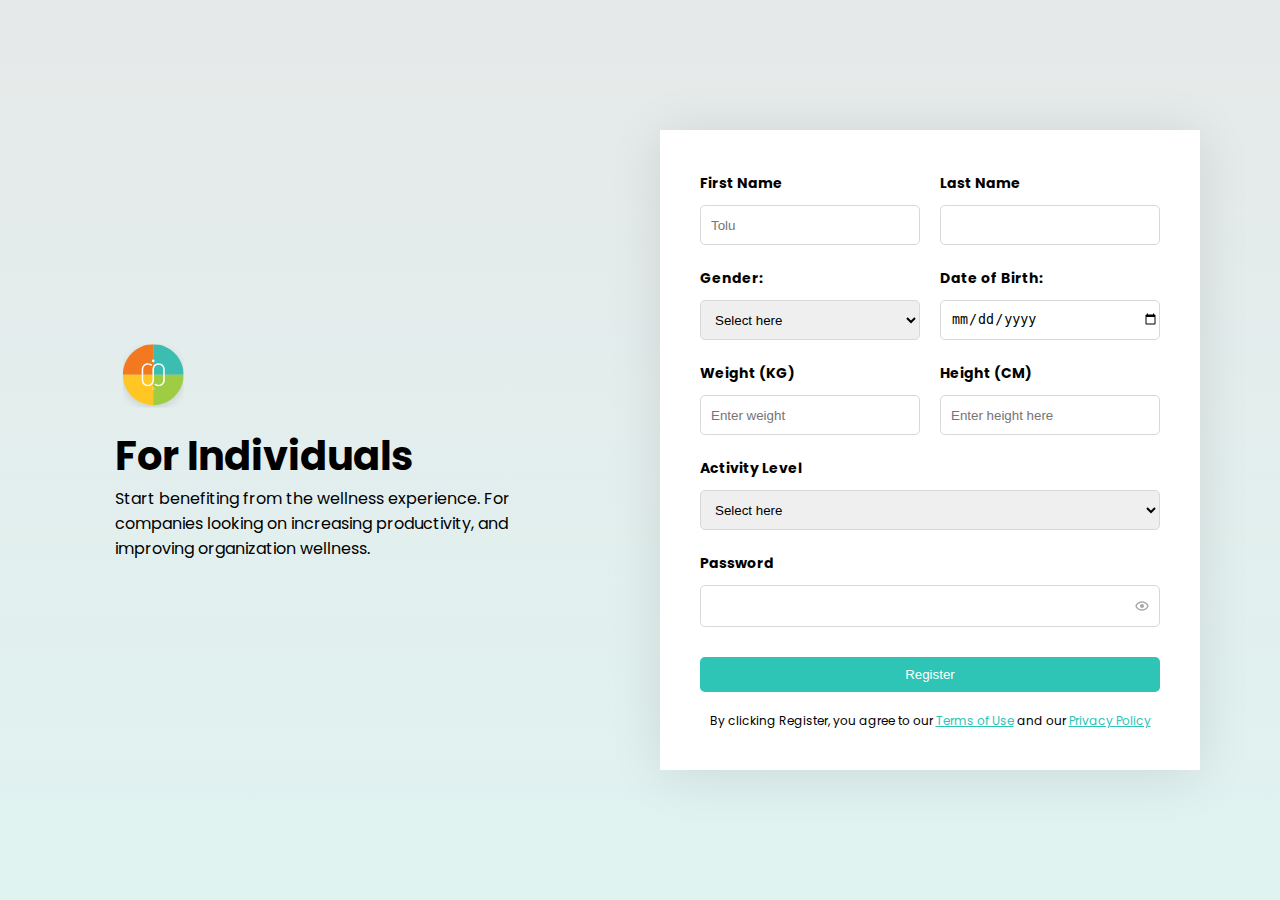
<file: index.html>
<!DOCTYPE html>
<html>
  <head>
    <meta charset="UTF-8" />
    <meta name="viewport" content="width=device-width, initial-scale=1.0" />
    <title>Assinment 2</title>
    <link rel="stylesheet" href="index.css" />
  </head>
  <body>
    <section class="container">
      <div class="img-holder">
        <img src="Logo.svg" alt="Logo" class="Logo" />
        <h2>For Individuals</h2>
        <p class="p1">
          Start benefiting from the wellness experience. For companies looking
          on increasing productivity, and improving organization wellness.
        </p>
        <p class="p2">
          Inspiring wholesome harmony for the mind, body and spirit, for
          everyone, everywhere.
        </p>
      </div>
    </section>

    <section class="section-two">
      <form class="custom-form">
        <div class="content-row">
          <div class="input-box">
            <label for="first name">First Name</label>
            <input type="text" placeholder="Tolu" name="name" required />
          </div>
          <div class="input-box">
            <label for="last name">Last Name</label>
            <input type="text" name="name" required />
          </div>
        </div>

        <div class="content-row">
          <div class="input-box">
            <label for="gender">Gender:</label>
            <select id="selectId" name="gender" required>
              <option>Select here</option>
              <option value="male">Male</option>
              <option value="female">Female</option>
              <option value="other">Other</option>
            </select>
          </div>
          <div class="input-box">
            <label for="date_of_birth">Date of Birth:</label>
            <input
              type="date"
              id="date_of_birth"
              name="date_of_birth"
              required
            />
          </div>
        </div>

        <div class="content-row">
          <div class="input-box">
            <label for="weight">Weight (KG)</label>
            <input type="text" placeholder="Enter weight" required />
          </div>
          <div class="input-box">
            <label for="height">Height (CM)</label>
            <input type="text" placeholder="Enter height here" required />
          </div>
        </div>

        <div class="input-box">
          <label for="activity-level">Activity Level</label>
          <select id="activity-level">
            <option>Select here</option>
          </select>
        </div>

        <div class="input-box">
          <label for="password">Password</label>
          <div class="password-box">
            <input
              type="password"
              name="password"
              id="password-input"
              required
            />
            <img src="show.svg" alt="" />
          </div>
        </div>

        <div class="button-container">
          <button type="submit">Register</button>
        </div>
        <div class="alert">
          <p>
            By clicking Register, you agree to our
            <a href="#" class="term-link">Terms of Use</a> and our
            <a href="#" class="term-link">Privacy Policy</a>
          </p>
        </div>
      </form>
    </section>
  </body>
</html>
</file>
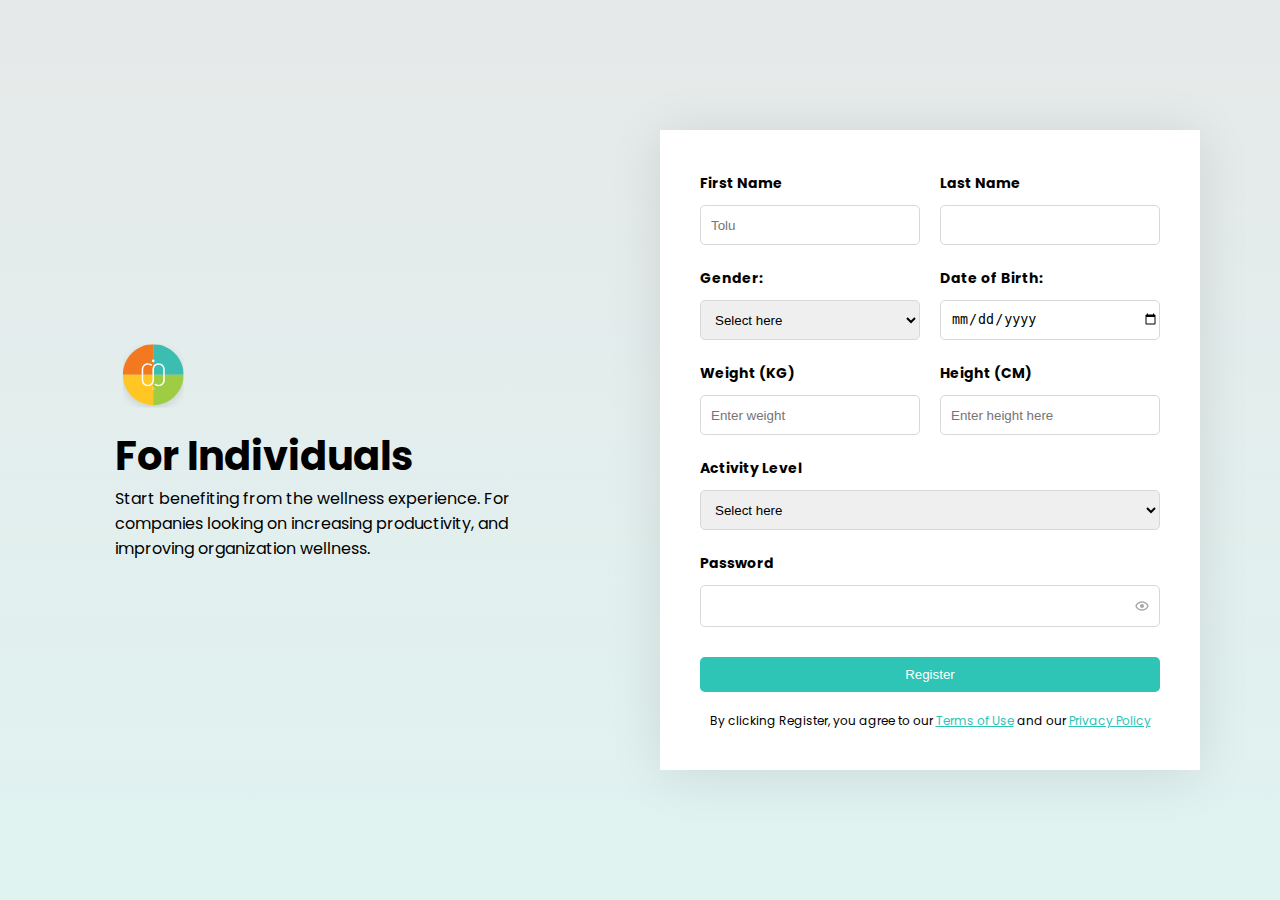
<file: Figma.html>
<!DOCTYPE html>
<html>
  <head>
    <meta charset="UTF-8" />
    <meta name="viewport" content="width=device-width, initial-scale=1.0" />
    <title>Assinment 2</title>
    <link rel="stylesheet" href="figma.css" />
  </head>
  <body>
    <section class="container">
      <div class="img-holder">
        <img src="Logo.svg" alt="Logo" class="Logo" />
        <h2>For Individuals</h2>
        <p class="p1">
          Start benefiting from the wellness experience. For companies looking
          on increasing productivity, and improving organization wellness.
        </p>
        <p class="p2">
          Inspiring wholesome harmony for the mind, body and spirit, for
          everyone, everywhere.
        </p>
      </div>
    </section>

    <section class="section-two">
      <form class="custom-form">
        <div class="content-row">
          <div class="input-box">
            <label for="first name">First Name</label>
            <input type="text" placeholder="Tolu" name="name" required />
          </div>
          <div class="input-box">
            <label for="last name">Last Name</label>
            <input type="text" name="name" required />
          </div>
        </div>

        <div class="content-row">
          <div class="input-box">
            <label for="gender">Gender:</label>
            <select id="selectId" name="gender" required>
              <option>Select here</option>
              <option value="male">Male</option>
              <option value="female">Female</option>
              <option value="other">Other</option>
            </select>
          </div>
          <div class="input-box">
            <label for="date_of_birth">Date of Birth:</label>
            <input
              type="date"
              id="date_of_birth"
              name="date_of_birth"
              required
            />
          </div>
        </div>

        <div class="content-row">
          <div class="input-box">
            <label for="weight">Weight (KG)</label>
            <input type="text" placeholder="Enter weight" required />
          </div>
          <div class="input-box">
            <label for="height">Height (CM)</label>
            <input type="text" placeholder="Enter height here" required />
          </div>
        </div>

        <div class="input-box">
          <label for="activity-level">Activity Level</label>
          <select id="activity-level">
            <option>Select here</option>
          </select>
        </div>

        <div class="input-box">
          <label for="password">Password</label>
          <div class="password-box">
            <input
              type="password"
              name="password"
              id="password-input"
              required
            />
            <img src="show.svg" alt="" />
          </div>
        </div>

        <div class="button-container">
          <button type="submit">Register</button>
        </div>
        <div class="alert">
          <p>
            By clicking Register, you agree to our
            <a href="#" class="term-link">Terms of Use</a> and our
            <a href="#" class="term-link">Privacy Policy</a>
          </p>
        </div>
      </form>
    </section>
  </body>
</html>
</file>
<file: index.css>
/* Google Fonts - Poppins*/
@import url("https://fonts.googleapis.com/css2?family=Lato:wght@700;900&family=Poppins:wght@400;500;700&display=swap");

* {
  padding: 0px;
  margin: 0px;
  box-sizing: border-box;
}

body {
  font-family: Poppins;
  background-size: cover;
  display: flex;
  min-height: 100vh;
  align-items: center;
  justify-content: center;
  background: linear-gradient(0deg, #dff3f1, #e6e9e9);
}

h2 {
  font-size: 40px;
  font-weight: 700;
}

section.container {
  height: 100%;
  display: flex;
  width: 50%;
  align-items: center;
  justify-content: center;
}

.img-holder {
  width: 90%;
  max-width: 450px;
}

.img-holder .p2 {
  display: none;
}

.Logo {
  width: 77.33px;
  height: 80px;
}

.custom-form {
  width: 90%;
  max-width: 600px;
  padding: 40px;
  height: max-content;
  background-color: white;
  box-shadow: 0px 4px 50px 0px rgba(4, 8, 19, 0.1);
  display: flex;
  flex-direction: column;
  gap: 20px;
}

.content-row {
  display: flex;
  gap: 20px;
}

.input-box {
  width: 100%;
}

.input-box input,
select {
  height: 40px;
  width: 100%;
  border: 1px solid rgb(216, 216, 216);
  border-radius: 5px;
  outline: none;
  margin-top: 10px;
  padding-left: 10px;
}

.input-box label {
  font-weight: bold;
  font-size: 14px;
}

.input-box input::is(:focus, :valid) {
  box-shadow: 0px 4px 50px 0px rgba(4, 8, 19, 0.1);
}

.password-box {
  display: flex;
  gap: 10px;
  align-items: center;
  border: 1px solid rgb(216, 216, 216);
  border-radius: 5px;
  padding-right: 10px;
  margin-top: 10px;
}

#password-input {
  border: none;
  margin-top: 0px;
}

.gender-category label {
  padding: 0 20px 0 5px;
}

.gender-category label,
.gender-category input {
  cursor: printer;
}

.button-container {
  padding: 10px;
  background: rgba(46, 196, 182, 1);
  display: flex;
  align-items: center;
  justify-content: center;
  border-radius: 5px;
  margin-top: 10px;
}

button {
  background: none;
  border: none;
  color: white;
}

.alert {
  font-size: 12px;
  display: grid;
  place-content: center;
}

.term-link {
  color: rgba(46, 196, 182, 1);
}

@media screen and (max-width: 430px) {
  body {
    flex-direction: column;
    gap: 20px;
    padding: 15px;
  }

  section.container {
    display: block;
    width: 100%;
  }

  h2 {
    font-size: 30px;
  }

  .img-holder .p1 {
    display: none;
  }

  .img-holder .p2 {
    display: block;
  }

  .custom-form {
    width: auto;
    padding: 10px;
    gap: 20px;
  }

  .content-row {
    flex-direction: column;
    gap: 20px;
  }

  .alert {
    text-align: center;
  }
}
</file>
<file: figma.css>
/* Google Fonts - Poppins*/
@import url("https://fonts.googleapis.com/css2?family=Lato:wght@700;900&family=Poppins:wght@400;500;700&display=swap");

* {
  padding: 0px;
  margin: 0px;
  box-sizing: border-box;
}

body {
  font-family: Poppins;
  background-size: cover;
  display: flex;
  min-height: 100vh;
  align-items: center;
  justify-content: center;
  background: linear-gradient(0deg, #dff3f1, #e6e9e9);
}

h2 {
  font-size: 40px;
  font-weight: 700;
}

section.container {
  height: 100%;
  display: flex;
  width: 50%;
  align-items: center;
  justify-content: center;
}

.img-holder {
  width: 90%;
  max-width: 450px;
}

.img-holder .p2 {
  display: none;
}

.Logo {
  width: 77.33px;
  height: 80px;
}

.custom-form {
  width: 90%;
  max-width: 600px;
  padding: 40px;
  height: max-content;
  background-color: white;
  box-shadow: 0px 4px 50px 0px rgba(4, 8, 19, 0.1);
  display: flex;
  flex-direction: column;
  gap: 20px;
}

.content-row {
  display: flex;
  gap: 20px;
}

.input-box {
  width: 100%;
}

.input-box input,
select {
  height: 40px;
  width: 100%;
  border: 1px solid rgb(216, 216, 216);
  border-radius: 5px;
  outline: none;
  margin-top: 10px;
  padding-left: 10px;
}

.input-box label {
  font-weight: bold;
  font-size: 14px;
}

.input-box input::is(:focus, :valid) {
  box-shadow: 0px 4px 50px 0px rgba(4, 8, 19, 0.1);
}

.password-box {
  display: flex;
  gap: 10px;
  align-items: center;
  border: 1px solid rgb(216, 216, 216);
  border-radius: 5px;
  padding-right: 10px;
  margin-top: 10px;
}

#password-input {
  border: none;
  margin-top: 0px;
}

.gender-category label {
  padding: 0 20px 0 5px;
}

.gender-category label,
.gender-category input {
  cursor: printer;
}

.button-container {
  padding: 10px;
  background: rgba(46, 196, 182, 1);
  display: flex;
  align-items: center;
  justify-content: center;
  border-radius: 5px;
  margin-top: 10px;
}

button {
  background: none;
  border: none;
  color: white;
}

.alert {
  font-size: 12px;
  display: grid;
  place-content: center;
}

.term-link {
  color: rgba(46, 196, 182, 1);
}

@media screen and (max-width: 430px) {
  body {
    flex-direction: column;
    gap: 20px;
    padding: 15px;
  }

  section.container {
    display: block;
    width: 100%;
  }

  h2 {
    font-size: 30px;
  }

  .img-holder .p1 {
    display: none;
  }

  .img-holder .p2 {
    display: block;
  }

  .custom-form {
    width: auto;
    padding: 10px;
    gap: 20px;
  }

  .content-row {
    flex-direction: column;
    gap: 20px;
  }

  .alert {
    text-align: center;
  }
}
</file>
